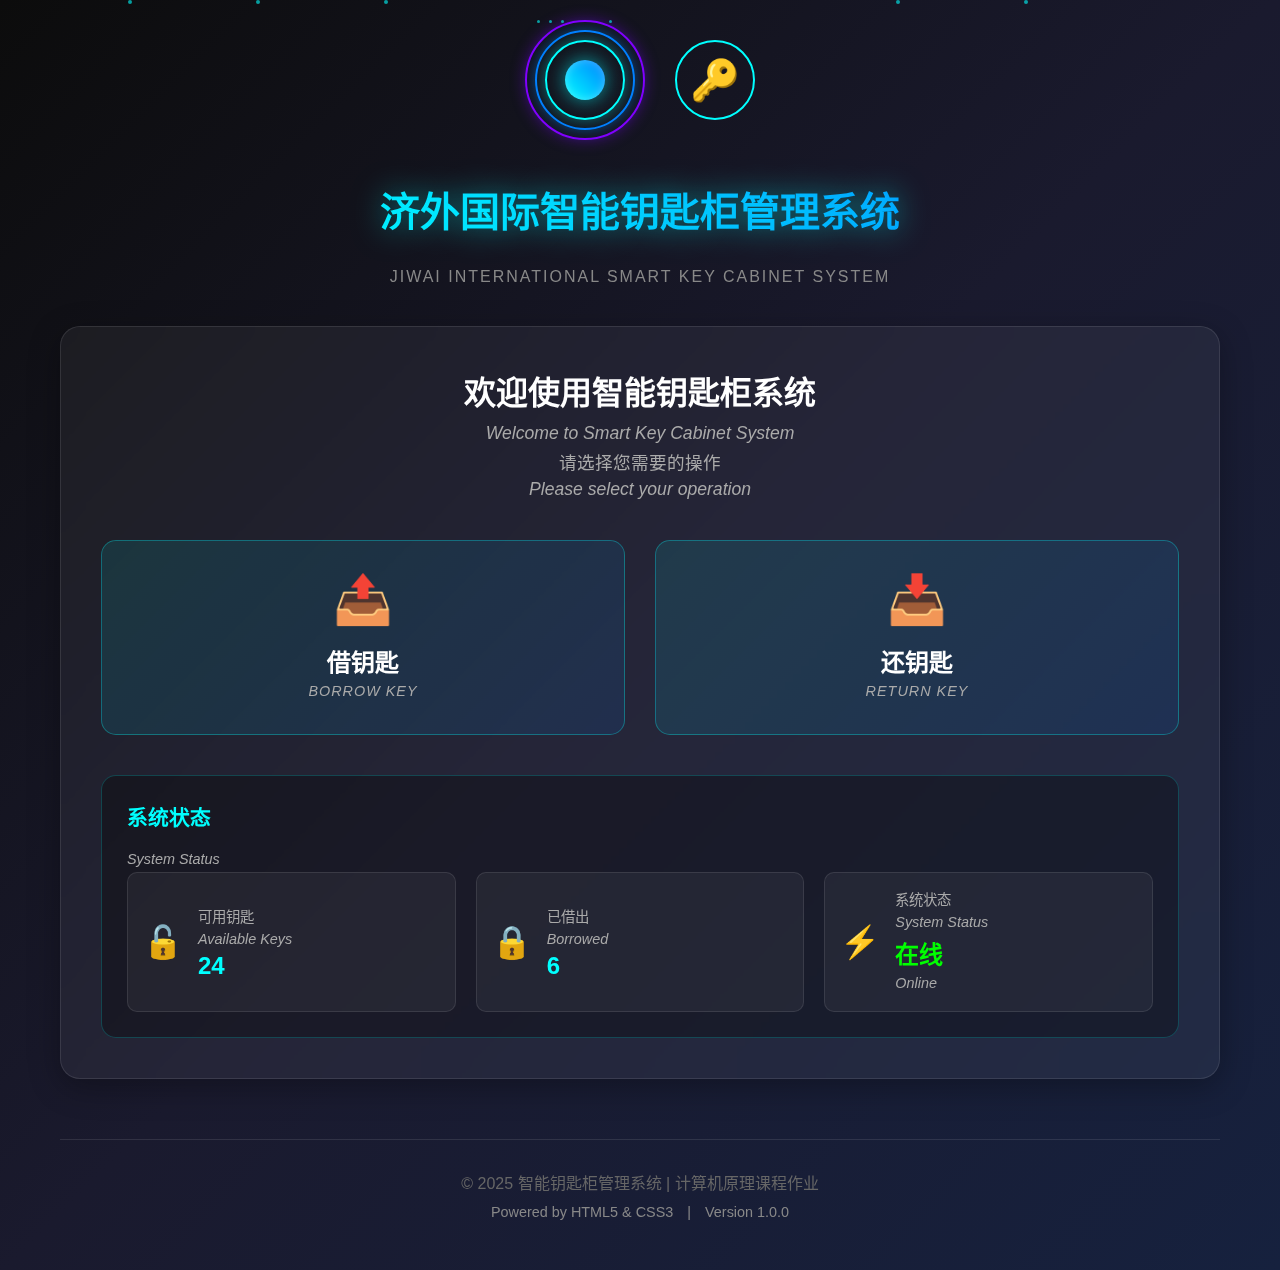
<file: index.html>
<!DOCTYPE html>
<html lang="zh-CN">
<head>
    <meta charset="UTF-8">
    <meta name="viewport" content="width=device-width, initial-scale=1.0">
    <title>济外国际智能钥匙柜管理系统</title>
    <link rel="stylesheet" href="styles.css">
</head>
<body>
    <div class="container">
        <!-- 头部区域 -->
        <header class="header">
            <div class="logo">
                <div class="logo-container">
                    <div class="space-station">
                        <div class="station-core"></div>
                        <div class="station-ring ring-1"></div>
                        <div class="station-ring ring-2"></div>
                        <div class="station-ring ring-3"></div>
                        <div class="energy-particles">
                            <div class="particle"></div>
                            <div class="particle"></div>
                            <div class="particle"></div>
                            <div class="particle"></div>
                        </div>
                    </div>
                    <div class="logo-icon">
                        <div class="key-icon">🔑</div>
                        <div class="pulse-ring"></div>
                    </div>
                </div>
                <h1>济外国际智能钥匙柜管理系统</h1>
                <p class="subtitle">Jiwai International Smart Key Cabinet System</p>
            </div>
        </header>

        <!-- 主要内容区域 -->
        <main class="main-content">
            <div class="welcome-section">
                <h2>欢迎使用智能钥匙柜系统</h2>
                <p class="bilingual-subtitle">Welcome to Smart Key Cabinet System</p>
                <p>请选择您需要的操作</p>
                <p class="bilingual-subtitle">Please select your operation</p>
            </div>

            <!-- 操作按钮区域 -->
            <div class="action-buttons">
                <div class="button-group">
                    <a href="borrow.html" class="action-btn borrow-btn">
                        <div class="btn-icon">📤</div>
                        <h3>借钥匙</h3>
                        <p class="bilingual-subtitle">Borrow Key</p>
                        <div class="btn-glow"></div>
                    </a>
                    
                    <a href="return.html" class="action-btn return-btn">
                        <div class="btn-icon">📥</div>
                        <h3>还钥匙</h3>
                        <p class="bilingual-subtitle">Return Key</p>
                        <div class="btn-glow"></div>
                    </a>
                </div>
            </div>

            <!-- 系统状态显示 -->
            <div class="status-panel">
                <h3>系统状态</h3>
                <p class="bilingual-subtitle">System Status</p>
                <div class="status-grid">
                    <div class="status-item">
                        <div class="status-icon">🔓</div>
                        <div class="status-info">
                            <span class="status-label">可用钥匙</span>
                            <span class="bilingual-subtitle">Available Keys</span>
                            <span class="status-value" id="available-keys">24</span>
                        </div>
                    </div>
                    <div class="status-item">
                        <div class="status-icon">🔒</div>
                        <div class="status-info">
                            <span class="status-label">已借出</span>
                            <span class="bilingual-subtitle">Borrowed</span>
                            <span class="status-value" id="borrowed-keys">6</span>
                        </div>
                    </div>
                    <div class="status-item">
                        <div class="status-icon">⚡</div>
                        <div class="status-info">
                            <span class="status-label">系统状态</span>
                            <span class="bilingual-subtitle">System Status</span>
                            <span class="status-value online">在线</span>
                            <span class="bilingual-subtitle">Online</span>
                        </div>
                    </div>
                </div>
            </div>
        </main>

        <!-- 底部信息 -->
        <footer class="footer">
            <div class="footer-content">
                <p>&copy; 2025 智能钥匙柜管理系统 | 计算机原理课程作业</p>
                <div class="tech-info">
                    <span>Powered by HTML5 & CSS3</span>
                    <span class="separator">|</span>
                    <span>Version 1.0.0</span>
                </div>
            </div>
        </footer>
    </div>

    <!-- 背景动画元素 -->
    <div class="bg-animation">
        <div class="particle"></div>
        <div class="particle"></div>
        <div class="particle"></div>
        <div class="particle"></div>
        <div class="particle"></div>
    </div>

    <script src="script.js"></script>
</body>
</html>
</file>
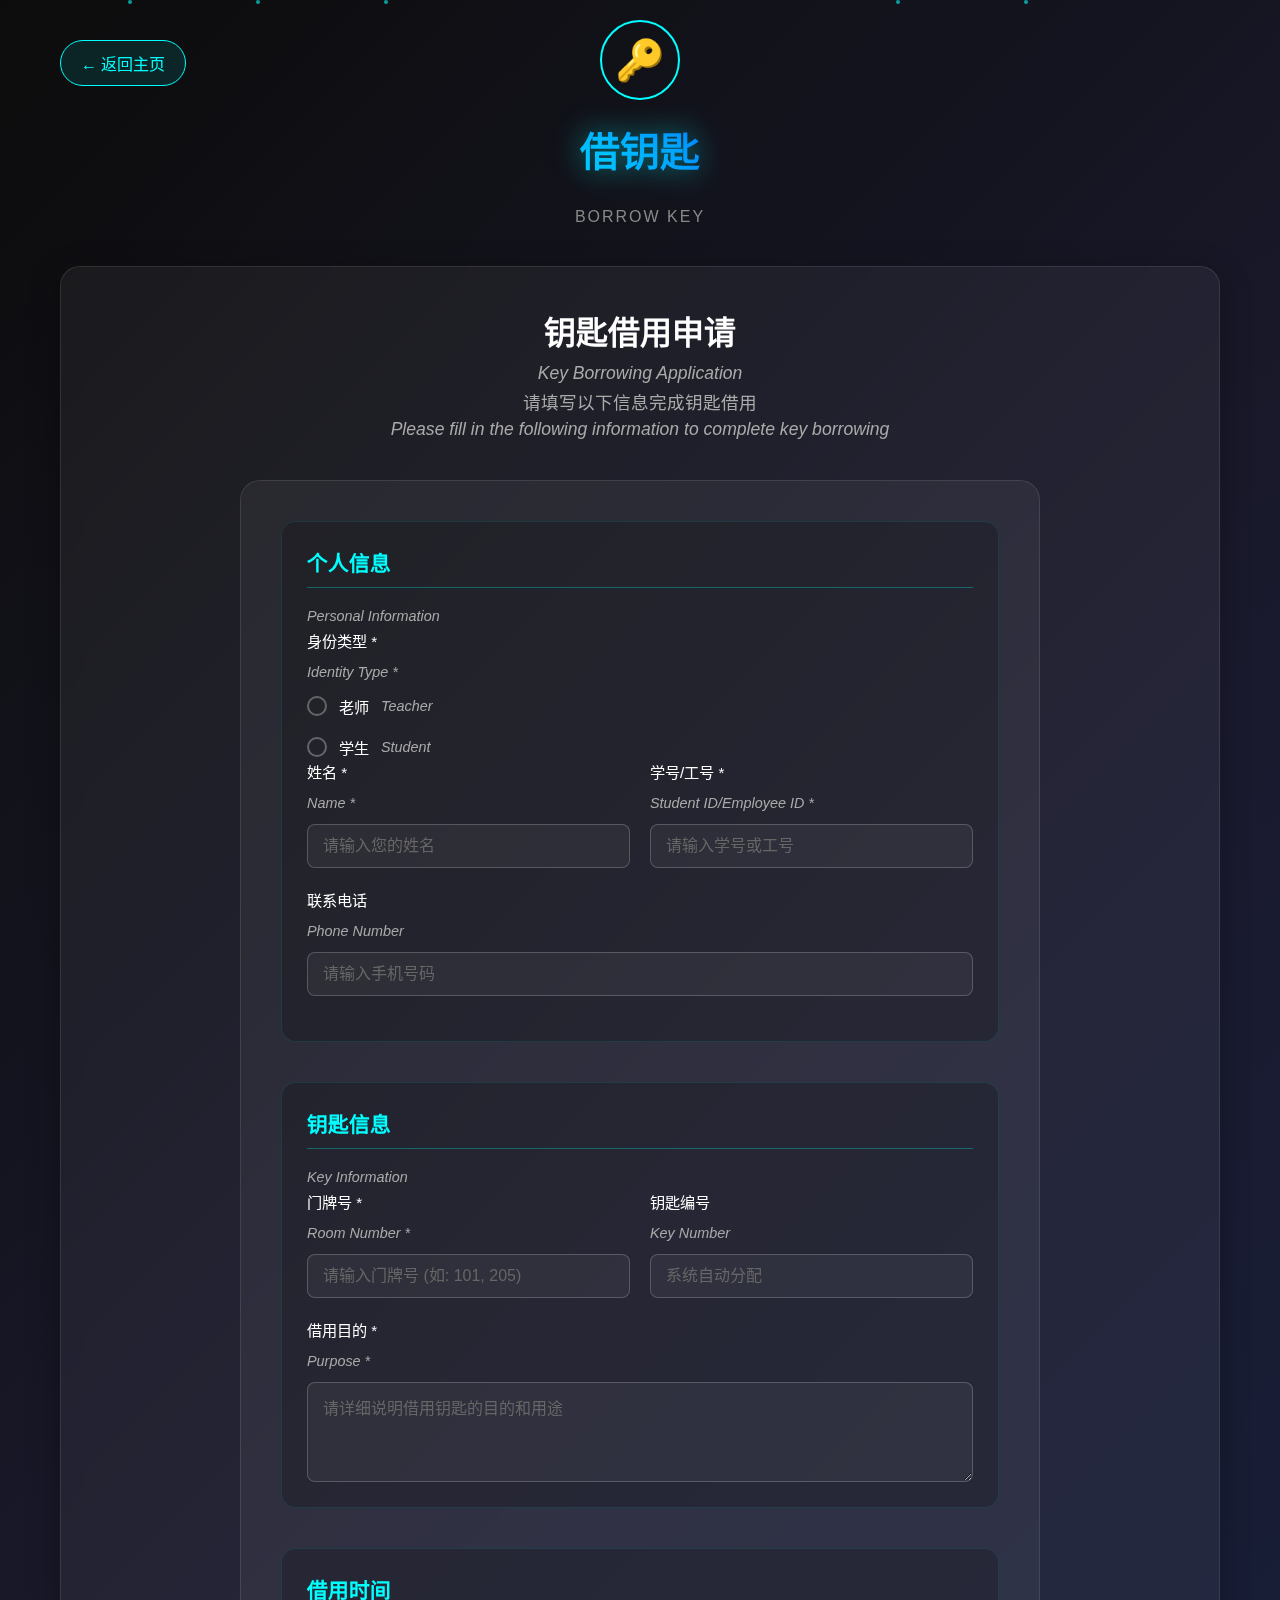
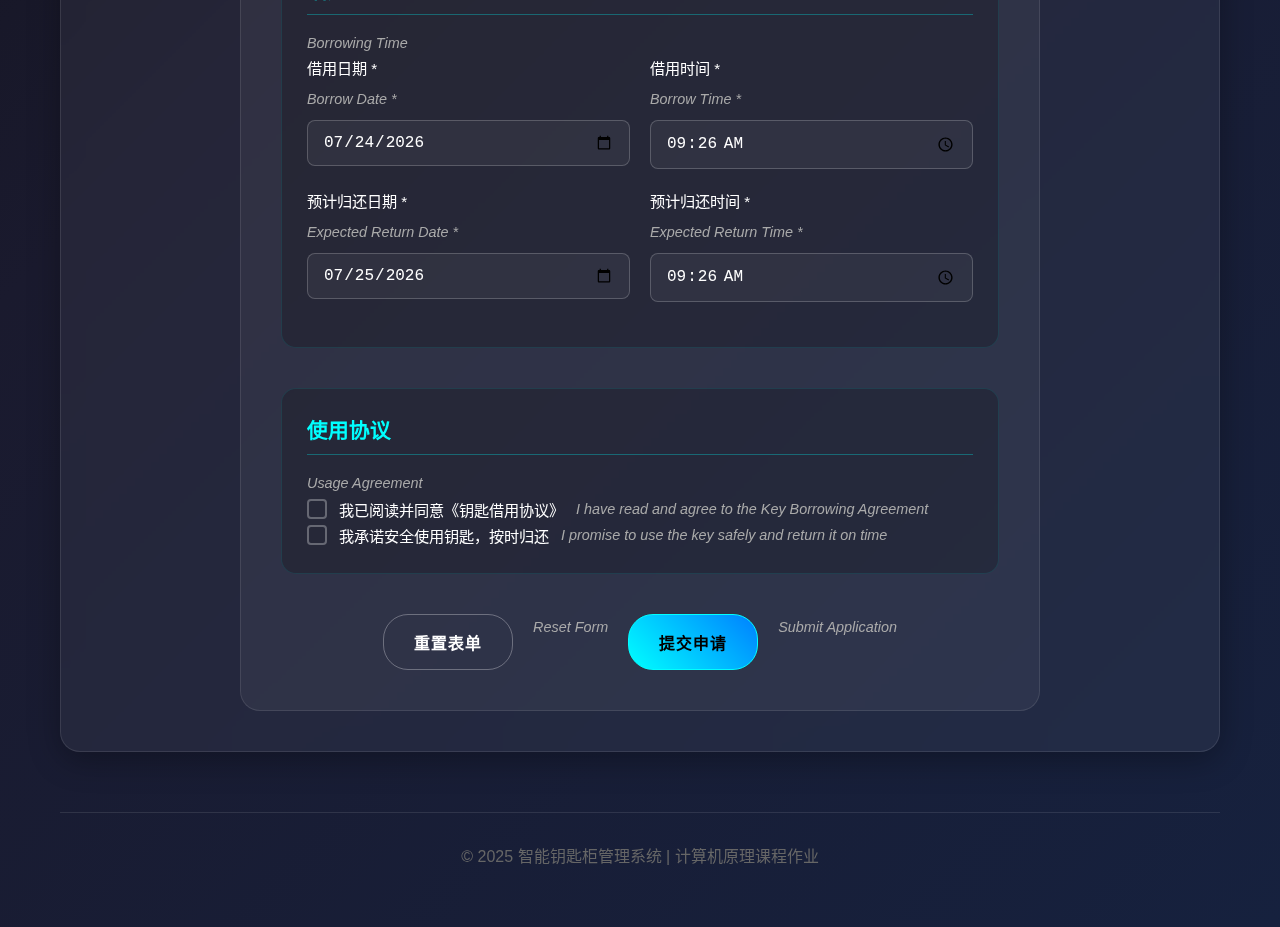
<file: borrow.html>
<!DOCTYPE html>
<html lang="zh-CN">
<head>
    <meta charset="UTF-8">
    <meta name="viewport" content="width=device-width, initial-scale=1.0">
    <title>借钥匙 - 济外国际智能钥匙柜管理系统</title>
    <link rel="stylesheet" href="styles.css">
</head>
<body>
    <div class="container">
        <!-- 头部区域 -->
        <header class="header">
            <div class="logo">
                <div class="logo-icon">
                    <div class="key-icon">🔑</div>
                    <div class="pulse-ring"></div>
                </div>
                <h1>借钥匙</h1>
                <p class="subtitle">Borrow Key</p>
            </div>
            <a href="index.html" class="back-btn">← 返回主页</a>
        </header>

        <!-- 主要内容区域 -->
        <main class="main-content">
            <div class="form-container">
                <div class="form-header">
                    <h2>钥匙借用申请</h2>
                    <p class="bilingual-subtitle">Key Borrowing Application</p>
                    <p>请填写以下信息完成钥匙借用</p>
                    <p class="bilingual-subtitle">Please fill in the following information to complete key borrowing</p>
                </div>

                <form class="borrow-form" id="borrowForm">
                    <!-- 个人信息部分 -->
                    <div class="form-section">
                        <h3>个人信息</h3>
                        <p class="bilingual-subtitle">Personal Information</p>
                        <div class="form-group">
                            <label>身份类型 *</label>
                            <p class="bilingual-subtitle">Identity Type *</p>
                            <div class="radio-group">
                                <label class="radio-label">
                                    <input type="radio" name="userType" value="teacher" required>
                                    <span class="radio-mark"></span>
                                    老师
                                    <span class="bilingual-subtitle">Teacher</span>
                                </label>
                                <label class="radio-label">
                                    <input type="radio" name="userType" value="student" required>
                                    <span class="radio-mark"></span>
                                    学生
                                    <span class="bilingual-subtitle">Student</span>
                                </label>
                            </div>
                        </div>
                        
                        <div class="form-row">
                            <div class="form-group">
                                <label for="name">姓名 *</label>
                                <p class="bilingual-subtitle">Name *</p>
                                <input type="text" id="name" name="name" required 
                                       placeholder="请输入您的姓名">
                            </div>
                            <div class="form-group">
                                <label for="studentId" id="idLabel">学号/工号 *</label>
                                <p class="bilingual-subtitle" id="idLabelEn">Student ID/Employee ID *</p>
                                <input type="text" id="studentId" name="studentId" required 
                                       placeholder="请输入学号或工号">
                            </div>
                        </div>
                        
                        <div class="form-row">
                            <div class="form-group" id="phoneGroup">
                                <label for="phone">联系电话</label>
                                <p class="bilingual-subtitle">Phone Number</p>
                                <input type="tel" id="phone" name="phone" 
                                       placeholder="请输入手机号码">
                            </div>
                        </div>
                    </div>

                    <!-- 钥匙信息部分 -->
                    <div class="form-section">
                        <h3>钥匙信息</h3>
                        <p class="bilingual-subtitle">Key Information</p>
                        <div class="form-row">
                            <div class="form-group">
                                <label for="roomNumber">门牌号 *</label>
                                <p class="bilingual-subtitle">Room Number *</p>
                                <input type="text" id="roomNumber" name="roomNumber" required 
                                       placeholder="请输入门牌号 (如: 101, 205)">
                            </div>
                            <div class="form-group">
                                <label for="keyNumber">钥匙编号</label>
                                <p class="bilingual-subtitle">Key Number</p>
                                <input type="text" id="keyNumber" name="keyNumber" 
                                       placeholder="系统自动分配" readonly>
                            </div>
                        </div>

                        <div class="form-group">
                            <label for="purpose">借用目的 *</label>
                            <p class="bilingual-subtitle">Purpose *</p>
                            <textarea id="purpose" name="purpose" required 
                                      placeholder="请详细说明借用钥匙的目的和用途"></textarea>
                        </div>
                    </div>

                    <!-- 时间信息部分 -->
                    <div class="form-section">
                        <h3>借用时间</h3>
                        <p class="bilingual-subtitle">Borrowing Time</p>
                        <div class="form-row">
                            <div class="form-group">
                                <label for="borrowDate">借用日期 *</label>
                                <p class="bilingual-subtitle">Borrow Date *</p>
                                <input type="date" id="borrowDate" name="borrowDate" required>
                            </div>
                            <div class="form-group">
                                <label for="borrowTime">借用时间 *</label>
                                <p class="bilingual-subtitle">Borrow Time *</p>
                                <input type="time" id="borrowTime" name="borrowTime" required>
                            </div>
                        </div>
                        
                        <div class="form-row">
                            <div class="form-group">
                                <label for="returnDate">预计归还日期 *</label>
                                <p class="bilingual-subtitle">Expected Return Date *</p>
                                <input type="date" id="returnDate" name="returnDate" required>
                            </div>
                            <div class="form-group">
                                <label for="returnTime">预计归还时间 *</label>
                                <p class="bilingual-subtitle">Expected Return Time *</p>
                                <input type="time" id="returnTime" name="returnTime" required>
                            </div>
                        </div>
                    </div>

                    <!-- 协议和确认部分 -->
                    <div class="form-section">
                        <h3>使用协议</h3>
                        <p class="bilingual-subtitle">Usage Agreement</p>
                        <div class="checkbox-group">
                            <label class="checkbox-label">
                                <input type="checkbox" id="agreeTerms" name="agreeTerms" required>
                                <span class="checkmark"></span>
                                我已阅读并同意《钥匙借用协议》
                                <p class="bilingual-subtitle">I have read and agree to the Key Borrowing Agreement</p>
                            </label>
                        </div>
                        
                        <div class="checkbox-group">
                            <label class="checkbox-label">
                                <input type="checkbox" id="agreeSafety" name="agreeSafety" required>
                                <span class="checkmark"></span>
                                我承诺安全使用钥匙，按时归还
                                <p class="bilingual-subtitle">I promise to use the key safely and return it on time</p>
                            </label>
                        </div>
                    </div>

                    <!-- 提交按钮 -->
                    <div class="form-actions">
                        <button type="button" class="btn btn-secondary" onclick="resetForm()">重置表单</button>
                        <p class="bilingual-subtitle">Reset Form</p>
                        <button type="submit" class="btn btn-primary">提交申请</button>
                        <p class="bilingual-subtitle">Submit Application</p>
                    </div>
                </form>
            </div>
        </main>

        <!-- 底部信息 -->
        <footer class="footer">
            <div class="footer-content">
                <p>&copy; 2025 智能钥匙柜管理系统 | 计算机原理课程作业</p>
            </div>
        </footer>
    </div>

    <!-- 背景动画元素 -->
    <div class="bg-animation">
        <div class="particle"></div>
        <div class="particle"></div>
        <div class="particle"></div>
        <div class="particle"></div>
        <div class="particle"></div>
    </div>

    <script src="script.js"></script>
</body>
</html>
</file>
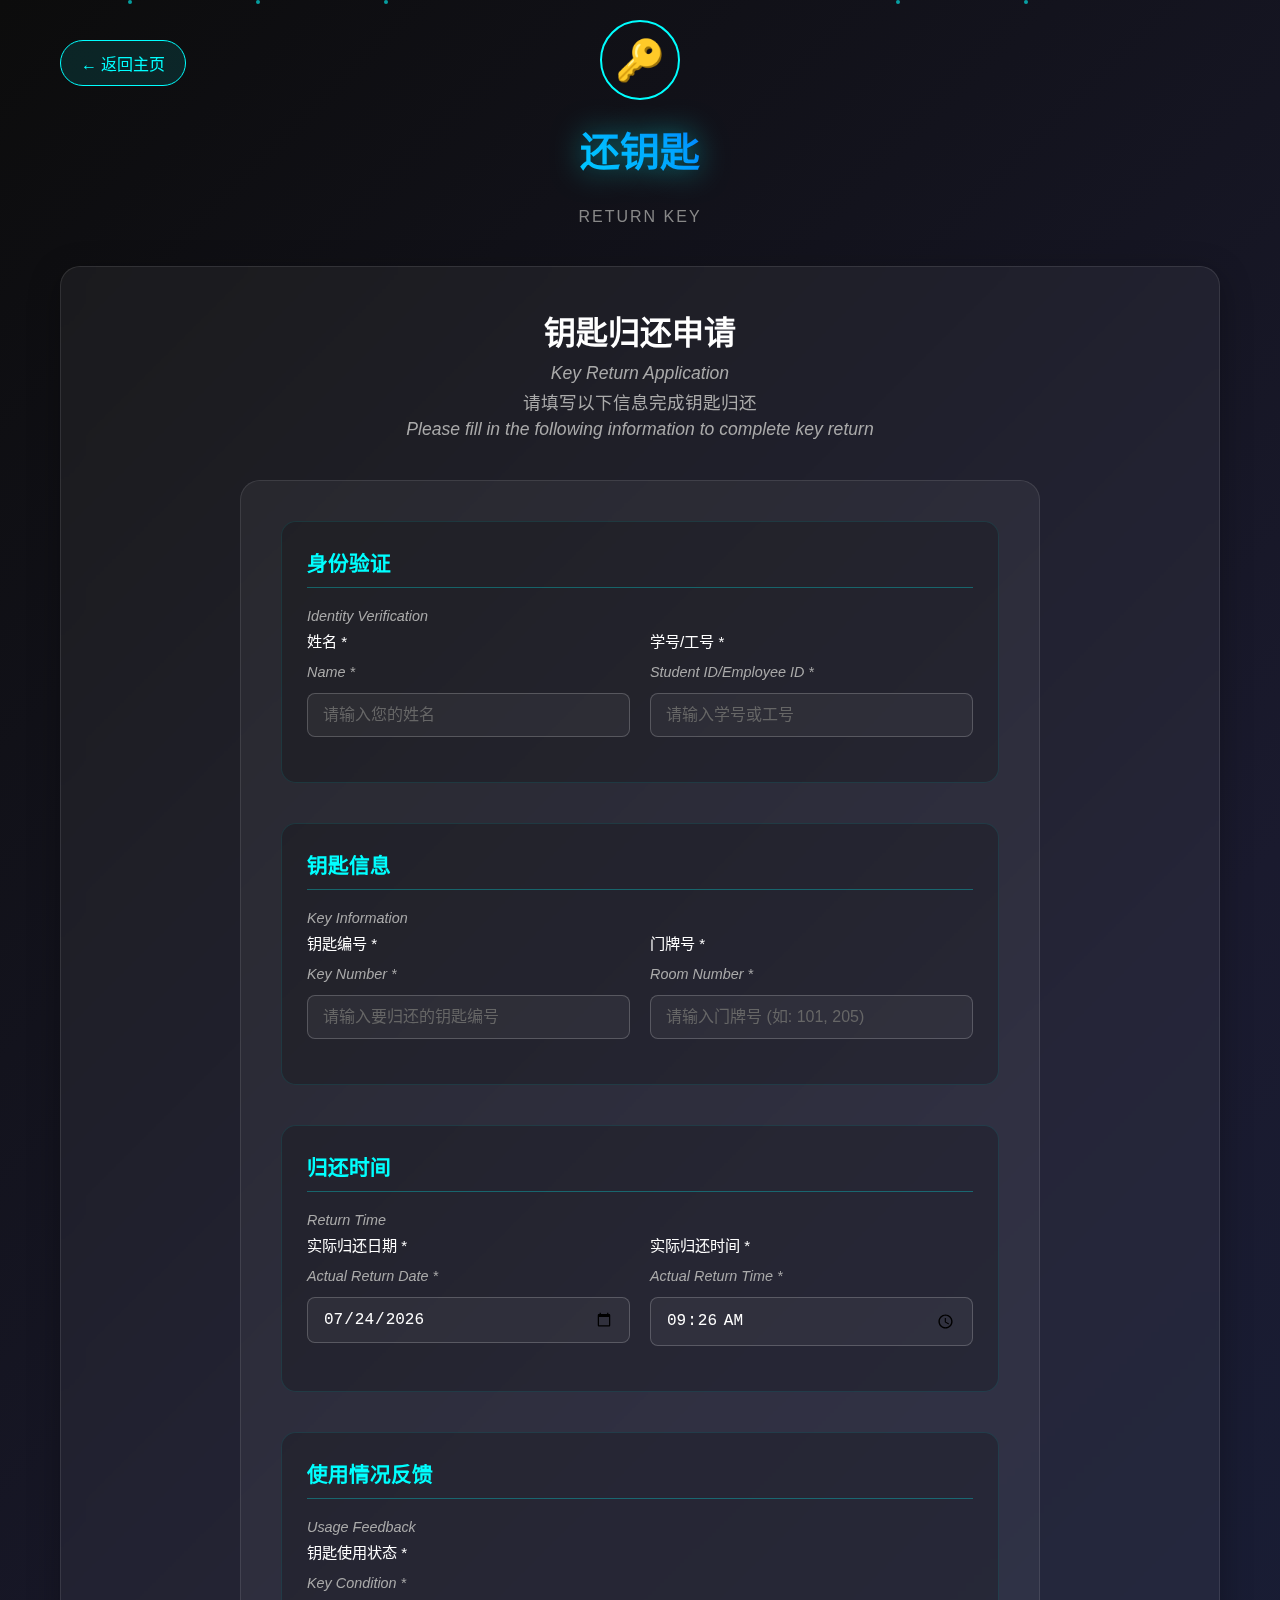
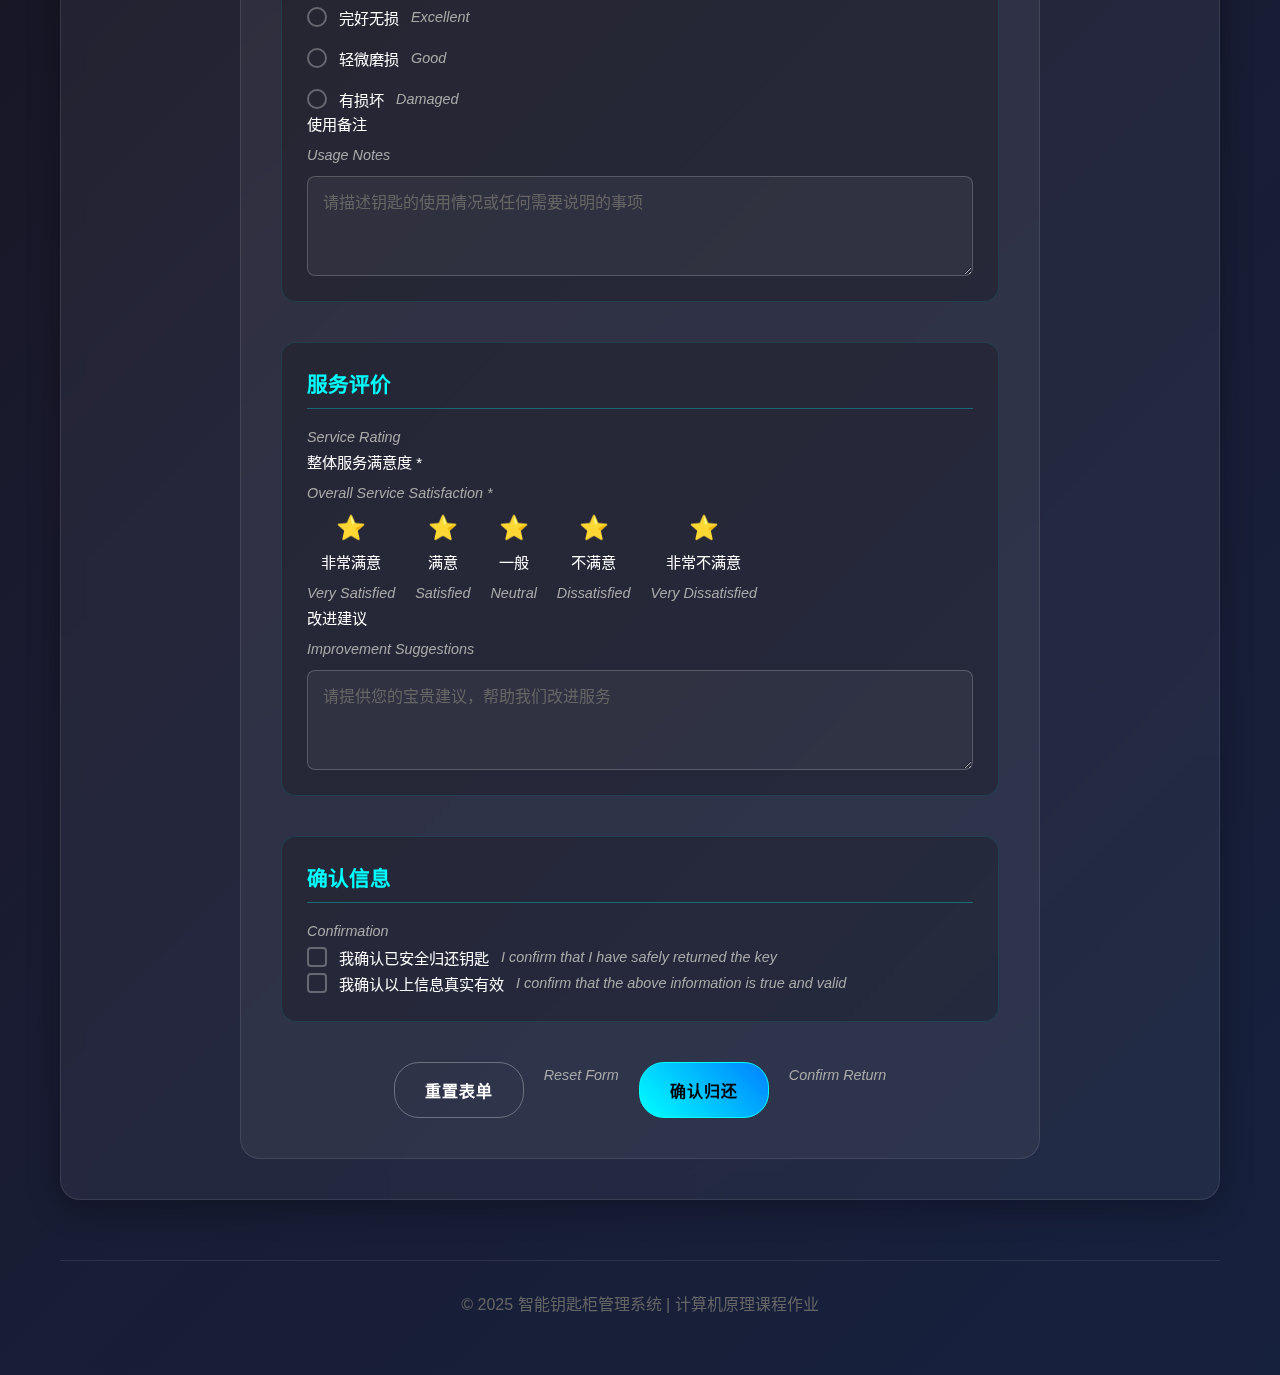
<file: return.html>
<!DOCTYPE html>
<html lang="zh-CN">
<head>
    <meta charset="UTF-8">
    <meta name="viewport" content="width=device-width, initial-scale=1.0">
    <title>还钥匙 - 济外国际智能钥匙柜管理系统</title>
    <link rel="stylesheet" href="styles.css">
</head>
<body>
    <div class="container">
        <!-- 头部区域 -->
        <header class="header">
            <div class="logo">
                <div class="logo-icon">
                    <div class="key-icon">🔑</div>
                    <div class="pulse-ring"></div>
                </div>
                <h1>还钥匙</h1>
                <p class="subtitle">Return Key</p>
            </div>
            <a href="index.html" class="back-btn">← 返回主页</a>
        </header>

        <!-- 主要内容区域 -->
        <main class="main-content">
            <div class="form-container">
                <div class="form-header">
                    <h2>钥匙归还申请</h2>
                    <p class="bilingual-subtitle">Key Return Application</p>
                    <p>请填写以下信息完成钥匙归还</p>
                    <p class="bilingual-subtitle">Please fill in the following information to complete key return</p>
                </div>

                <form class="return-form" id="returnForm">
                    <!-- 身份验证部分 -->
                    <div class="form-section">
                        <h3>身份验证</h3>
                        <p class="bilingual-subtitle">Identity Verification</p>
                        <div class="form-row">
                            <div class="form-group">
                                <label for="returnName">姓名 *</label>
                                <p class="bilingual-subtitle">Name *</p>
                                <input type="text" id="returnName" name="returnName" required 
                                       placeholder="请输入您的姓名">
                            </div>
                            <div class="form-group">
                                <label for="returnStudentId">学号/工号 *</label>
                                <p class="bilingual-subtitle">Student ID/Employee ID *</p>
                                <input type="text" id="returnStudentId" name="returnStudentId" required 
                                       placeholder="请输入学号或工号">
                            </div>
                        </div>
                    </div>

                    <!-- 钥匙信息部分 -->
                    <div class="form-section">
                        <h3>钥匙信息</h3>
                        <p class="bilingual-subtitle">Key Information</p>
                        <div class="form-row">
                            <div class="form-group">
                                <label for="returnKeyNumber">钥匙编号 *</label>
                                <p class="bilingual-subtitle">Key Number *</p>
                                <input type="text" id="returnKeyNumber" name="returnKeyNumber" required 
                                       placeholder="请输入要归还的钥匙编号">
                            </div>
                            <div class="form-group">
                                <label for="returnRoomNumber">门牌号 *</label>
                                <p class="bilingual-subtitle">Room Number *</p>
                                <input type="text" id="returnRoomNumber" name="returnRoomNumber" required 
                                       placeholder="请输入门牌号 (如: 101, 205)">
                            </div>
                        </div>
                    </div>

                    <!-- 归还时间部分 -->
                    <div class="form-section">
                        <h3>归还时间</h3>
                        <p class="bilingual-subtitle">Return Time</p>
                        <div class="form-row">
                            <div class="form-group">
                                <label for="actualReturnDate">实际归还日期 *</label>
                                <p class="bilingual-subtitle">Actual Return Date *</p>
                                <input type="date" id="actualReturnDate" name="actualReturnDate" required>
                            </div>
                            <div class="form-group">
                                <label for="actualReturnTime">实际归还时间 *</label>
                                <p class="bilingual-subtitle">Actual Return Time *</p>
                                <input type="time" id="actualReturnTime" name="actualReturnTime" required>
                            </div>
                        </div>
                    </div>

                    <!-- 使用情况反馈 -->
                    <div class="form-section">
                        <h3>使用情况反馈</h3>
                        <p class="bilingual-subtitle">Usage Feedback</p>
                        <div class="form-group">
                            <label>钥匙使用状态 *</label>
                            <p class="bilingual-subtitle">Key Condition *</p>
                            <div class="radio-group">
                                <label class="radio-label">
                                    <input type="radio" name="keyCondition" value="excellent" required>
                                    <span class="radio-mark"></span>
                                    完好无损
                                    <p class="bilingual-subtitle">Excellent</p>
                                </label>
                                <label class="radio-label">
                                    <input type="radio" name="keyCondition" value="good" required>
                                    <span class="radio-mark"></span>
                                    轻微磨损
                                    <p class="bilingual-subtitle">Good</p>
                                </label>
                                <label class="radio-label">
                                    <input type="radio" name="keyCondition" value="damaged" required>
                                    <span class="radio-mark"></span>
                                    有损坏
                                    <p class="bilingual-subtitle">Damaged</p>
                                </label>
                            </div>
                        </div>

                        <div class="form-group">
                            <label for="usageNotes">使用备注</label>
                            <p class="bilingual-subtitle">Usage Notes</p>
                            <textarea id="usageNotes" name="usageNotes" 
                                      placeholder="请描述钥匙的使用情况或任何需要说明的事项"></textarea>
                        </div>
                    </div>

                    <!-- 满意度调查 -->
                    <div class="form-section">
                        <h3>服务评价</h3>
                        <p class="bilingual-subtitle">Service Rating</p>
                        <div class="form-group">
                            <label>整体服务满意度 *</label>
                            <p class="bilingual-subtitle">Overall Service Satisfaction *</p>
                            <div class="rating-group">
                                <label class="rating-label">
                                    <input type="radio" name="satisfaction" value="5" required>
                                    <span class="star">⭐</span>
                                    非常满意
                                    <p class="bilingual-subtitle">Very Satisfied</p>
                                </label>
                                <label class="rating-label">
                                    <input type="radio" name="satisfaction" value="4" required>
                                    <span class="star">⭐</span>
                                    满意
                                    <p class="bilingual-subtitle">Satisfied</p>
                                </label>
                                <label class="rating-label">
                                    <input type="radio" name="satisfaction" value="3" required>
                                    <span class="star">⭐</span>
                                    一般
                                    <p class="bilingual-subtitle">Neutral</p>
                                </label>
                                <label class="rating-label">
                                    <input type="radio" name="satisfaction" value="2" required>
                                    <span class="star">⭐</span>
                                    不满意
                                    <p class="bilingual-subtitle">Dissatisfied</p>
                                </label>
                                <label class="rating-label">
                                    <input type="radio" name="satisfaction" value="1" required>
                                    <span class="star">⭐</span>
                                    非常不满意
                                    <p class="bilingual-subtitle">Very Dissatisfied</p>
                                </label>
                            </div>
                        </div>

                        <div class="form-group">
                            <label for="suggestions">改进建议</label>
                            <p class="bilingual-subtitle">Improvement Suggestions</p>
                            <textarea id="suggestions" name="suggestions" 
                                      placeholder="请提供您的宝贵建议，帮助我们改进服务"></textarea>
                        </div>
                    </div>

                    <!-- 确认信息 -->
                    <div class="form-section">
                        <h3>确认信息</h3>
                        <p class="bilingual-subtitle">Confirmation</p>
                        <div class="checkbox-group">
                            <label class="checkbox-label">
                                <input type="checkbox" id="confirmReturn" name="confirmReturn" required>
                                <span class="checkmark"></span>
                                我确认已安全归还钥匙
                                <p class="bilingual-subtitle">I confirm that I have safely returned the key</p>
                            </label>
                        </div>
                        
                        <div class="checkbox-group">
                            <label class="checkbox-label">
                                <input type="checkbox" id="confirmInfo" name="confirmInfo" required>
                                <span class="checkmark"></span>
                                我确认以上信息真实有效
                                <p class="bilingual-subtitle">I confirm that the above information is true and valid</p>
                            </label>
                        </div>
                    </div>

                    <!-- 提交按钮 -->
                    <div class="form-actions">
                        <button type="button" class="btn btn-secondary" onclick="resetForm()">重置表单</button>
                        <p class="bilingual-subtitle">Reset Form</p>
                        <button type="submit" class="btn btn-primary">确认归还</button>
                        <p class="bilingual-subtitle">Confirm Return</p>
                    </div>
                </form>
            </div>
        </main>

        <!-- 底部信息 -->
        <footer class="footer">
            <div class="footer-content">
                <p>&copy; 2025 智能钥匙柜管理系统 | 计算机原理课程作业</p>
            </div>
        </footer>
    </div>

    <!-- 背景动画元素 -->
    <div class="bg-animation">
        <div class="particle"></div>
        <div class="particle"></div>
        <div class="particle"></div>
        <div class="particle"></div>
        <div class="particle"></div>
    </div>

    <script src="script.js"></script>
</body>
</html>
</file>
<file: styles.css>
/* 全局样式重置和基础设置 */
* {
    margin: 0;
    padding: 0;
    box-sizing: border-box;
}

body {
    font-family: 'Segoe UI', Tahoma, Geneva, Verdana, sans-serif;
    background: linear-gradient(135deg, #0c0c0c 0%, #1a1a2e 50%, #16213e 100%);
    color: #ffffff;
    min-height: 100vh;
    overflow-x: hidden;
    position: relative;
}

/* 背景动画粒子 */
.bg-animation {
    position: fixed;
    top: 0;
    left: 0;
    width: 100%;
    height: 100%;
    pointer-events: none;
    z-index: -1;
}

.particle {
    position: absolute;
    width: 4px;
    height: 4px;
    background: #00ffff;
    border-radius: 50%;
    animation: float 6s infinite linear;
    opacity: 0.6;
}

.particle:nth-child(1) {
    left: 10%;
    animation-delay: 0s;
    animation-duration: 8s;
}

.particle:nth-child(2) {
    left: 20%;
    animation-delay: 2s;
    animation-duration: 6s;
}

.particle:nth-child(3) {
    left: 30%;
    animation-delay: 4s;
    animation-duration: 7s;
}

.particle:nth-child(4) {
    left: 70%;
    animation-delay: 1s;
    animation-duration: 9s;
}

.particle:nth-child(5) {
    left: 80%;
    animation-delay: 3s;
    animation-duration: 5s;
}

@keyframes float {
    0% {
        transform: translateY(100vh) rotate(0deg);
        opacity: 0;
    }
    10% {
        opacity: 0.6;
    }
    90% {
        opacity: 0.6;
    }
    100% {
        transform: translateY(-100px) rotate(360deg);
        opacity: 0;
    }
}

/* 主容器 */
.container {
    max-width: 1200px;
    margin: 0 auto;
    padding: 20px;
    position: relative;
    z-index: 1;
}

/* 头部样式 */
.header {
    text-align: center;
    margin-bottom: 40px;
    position: relative;
}

.logo {
    display: flex;
    flex-direction: column;
    align-items: center;
    gap: 20px;
}

/* 太空站Logo样式 */
.logo-container {
    display: flex;
    align-items: center;
    gap: 30px;
    margin-bottom: 20px;
}

.space-station {
    position: relative;
    width: 120px;
    height: 120px;
    display: flex;
    align-items: center;
    justify-content: center;
}

.station-core {
    width: 40px;
    height: 40px;
    background: linear-gradient(45deg, #00ffff, #0080ff);
    border-radius: 50%;
    position: relative;
    z-index: 3;
    animation: corePulse 2s ease-in-out infinite;
    box-shadow: 
        0 0 20px rgba(0, 255, 255, 0.6),
        inset 0 0 10px rgba(255, 255, 255, 0.3);
}

.station-ring {
    position: absolute;
    border: 2px solid;
    border-radius: 50%;
    animation: ringRotate 10s linear infinite;
}

.ring-1 {
    width: 80px;
    height: 80px;
    border-color: #00ffff;
    animation-duration: 8s;
    box-shadow: 0 0 15px rgba(0, 255, 255, 0.4);
}

.ring-2 {
    width: 100px;
    height: 100px;
    border-color: #0080ff;
    animation-duration: 12s;
    animation-direction: reverse;
    box-shadow: 0 0 15px rgba(0, 128, 255, 0.4);
}

.ring-3 {
    width: 120px;
    height: 120px;
    border-color: #8000ff;
    animation-duration: 15s;
    box-shadow: 0 0 15px rgba(128, 0, 255, 0.4);
}

.energy-particles {
    position: absolute;
    width: 100%;
    height: 100%;
    pointer-events: none;
}

.energy-particles .particle {
    position: absolute;
    width: 3px;
    height: 3px;
    background: #00ffff;
    border-radius: 50%;
    animation: particleOrbit 4s linear infinite;
}

.energy-particles .particle:nth-child(1) {
    animation-delay: 0s;
    animation-duration: 3s;
}

.energy-particles .particle:nth-child(2) {
    animation-delay: 1s;
    animation-duration: 4s;
}

.energy-particles .particle:nth-child(3) {
    animation-delay: 2s;
    animation-duration: 5s;
}

.energy-particles .particle:nth-child(4) {
    animation-delay: 3s;
    animation-duration: 6s;
}

@keyframes corePulse {
    0%, 100% { 
        transform: scale(1);
        box-shadow: 
            0 0 20px rgba(0, 255, 255, 0.6),
            inset 0 0 10px rgba(255, 255, 255, 0.3);
    }
    50% { 
        transform: scale(1.1);
        box-shadow: 
            0 0 30px rgba(0, 255, 255, 0.8),
            inset 0 0 15px rgba(255, 255, 255, 0.5);
    }
}

@keyframes ringRotate {
    0% { transform: rotate(0deg); }
    100% { transform: rotate(360deg); }
}

@keyframes particleOrbit {
    0% { 
        transform: rotate(0deg) translateX(50px) rotate(0deg);
        opacity: 1;
    }
    50% { 
        opacity: 0.5;
    }
    100% { 
        transform: rotate(360deg) translateX(50px) rotate(-360deg);
        opacity: 1;
    }
}

.logo-icon {
    position: relative;
    width: 80px;
    height: 80px;
    display: flex;
    align-items: center;
    justify-content: center;
}

.key-icon {
    font-size: 40px;
    z-index: 2;
    position: relative;
}

.pulse-ring {
    position: absolute;
    width: 100%;
    height: 100%;
    border: 2px solid #00ffff;
    border-radius: 50%;
    animation: pulse 2s infinite;
}

@keyframes pulse {
    0% {
        transform: scale(0.8);
        opacity: 1;
    }
    100% {
        transform: scale(1.2);
        opacity: 0;
    }
}

.header h1 {
    font-size: 2.5rem;
    background: linear-gradient(45deg, #00ffff, #0080ff, #8000ff);
    background-size: 300% 300%;
    -webkit-background-clip: text;
    -webkit-text-fill-color: transparent;
    background-clip: text;
    animation: gradientShift 4s ease-in-out infinite;
    margin-bottom: 10px;
    text-shadow: 0 0 30px rgba(0, 255, 255, 0.5);
}

@keyframes gradientShift {
    0%, 100% {
        background-position: 0% 50%;
    }
    50% {
        background-position: 100% 50%;
    }
}

.subtitle {
    color: #888;
    font-size: 1rem;
    text-transform: uppercase;
    letter-spacing: 2px;
}

/* 双语样式 */
.bilingual-subtitle {
    color: #aaa;
    font-size: 0.9rem;
    margin: 5px 0;
    font-style: italic;
}

.back-btn {
    position: absolute;
    top: 20px;
    left: 0;
    color: #00ffff;
    text-decoration: none;
    padding: 10px 20px;
    border: 1px solid #00ffff;
    border-radius: 25px;
    transition: all 0.3s ease;
    background: rgba(0, 255, 255, 0.1);
}

.back-btn:hover {
    background: #00ffff;
    color: #000;
    transform: translateX(-5px);
}

/* 主要内容区域 */
.main-content {
    background: rgba(255, 255, 255, 0.05);
    backdrop-filter: blur(10px);
    border-radius: 20px;
    padding: 40px;
    border: 1px solid rgba(255, 255, 255, 0.1);
    box-shadow: 0 8px 32px rgba(0, 0, 0, 0.3);
}

.welcome-section {
    text-align: center;
    margin-bottom: 40px;
}

.welcome-section h2 {
    font-size: 2rem;
    margin-bottom: 10px;
    color: #ffffff;
}

.welcome-section p {
    color: #aaa;
    font-size: 1.1rem;
}

/* 操作按钮区域 */
.action-buttons {
    margin-bottom: 40px;
}

.button-group {
    display: grid;
    grid-template-columns: repeat(auto-fit, minmax(300px, 1fr));
    gap: 30px;
    margin-bottom: 40px;
}

.action-btn {
    display: block;
    text-decoration: none;
    background: linear-gradient(135deg, rgba(0, 255, 255, 0.1), rgba(0, 128, 255, 0.1));
    border: 1px solid rgba(0, 255, 255, 0.3);
    border-radius: 15px;
    padding: 30px;
    text-align: center;
    transition: all 0.3s ease;
    position: relative;
    overflow: hidden;
}

.action-btn:hover {
    transform: translateY(-5px);
    box-shadow: 0 15px 35px rgba(0, 255, 255, 0.4);
    border-color: #00ffff;
}

.btn-icon {
    font-size: 3rem;
    margin-bottom: 15px;
    display: block;
}

.action-btn h3 {
    font-size: 1.5rem;
    margin-bottom: 5px;
    color: #ffffff;
}

.action-btn p {
    color: #aaa;
    font-size: 0.9rem;
    text-transform: uppercase;
    letter-spacing: 1px;
}

.btn-glow {
    position: absolute;
    top: 0;
    left: -100%;
    width: 100%;
    height: 100%;
    background: linear-gradient(90deg, transparent, rgba(255, 255, 255, 0.2), transparent);
    transition: left 0.5s ease;
}

.action-btn:hover .btn-glow {
    left: 100%;
}

/* 状态面板 */
.status-panel {
    background: rgba(0, 0, 0, 0.3);
    border-radius: 15px;
    padding: 25px;
    border: 1px solid rgba(0, 255, 255, 0.2);
}

.status-panel h3 {
    margin-bottom: 20px;
    color: #00ffff;
    font-size: 1.3rem;
}

.status-grid {
    display: grid;
    grid-template-columns: repeat(auto-fit, minmax(200px, 1fr));
    gap: 20px;
}

.status-item {
    display: flex;
    align-items: center;
    gap: 15px;
    padding: 15px;
    background: rgba(255, 255, 255, 0.05);
    border-radius: 10px;
    border: 1px solid rgba(255, 255, 255, 0.1);
}

.status-icon {
    font-size: 2rem;
}

.status-info {
    display: flex;
    flex-direction: column;
}

.status-label {
    color: #aaa;
    font-size: 0.9rem;
}

.status-value {
    color: #00ffff;
    font-size: 1.5rem;
    font-weight: bold;
}

.status-value.online {
    color: #00ff00;
}

/* 表单样式 */
.form-container {
    max-width: 800px;
    margin: 0 auto;
}

.form-header {
    text-align: center;
    margin-bottom: 40px;
}

.form-header h2 {
    font-size: 2rem;
    margin-bottom: 10px;
    color: #ffffff;
}

.form-header p {
    color: #aaa;
    font-size: 1.1rem;
}

.borrow-form, .return-form {
    background: rgba(255, 255, 255, 0.05);
    border-radius: 20px;
    padding: 40px;
    border: 1px solid rgba(255, 255, 255, 0.1);
}

.form-section {
    margin-bottom: 40px;
    padding: 25px;
    background: rgba(0, 0, 0, 0.2);
    border-radius: 15px;
    border: 1px solid rgba(0, 255, 255, 0.1);
}

.form-section h3 {
    color: #00ffff;
    margin-bottom: 20px;
    font-size: 1.3rem;
    border-bottom: 1px solid rgba(0, 255, 255, 0.3);
    padding-bottom: 10px;
}

.form-row {
    display: grid;
    grid-template-columns: repeat(auto-fit, minmax(300px, 1fr));
    gap: 20px;
    margin-bottom: 20px;
}

.form-group {
    display: flex;
    flex-direction: column;
    gap: 8px;
}

.form-group label {
    color: #ffffff;
    font-weight: 500;
    font-size: 0.95rem;
}

.form-group input,
.form-group select,
.form-group textarea {
    padding: 12px 15px;
    border: 1px solid rgba(255, 255, 255, 0.2);
    border-radius: 8px;
    background: rgba(255, 255, 255, 0.05);
    color: #ffffff;
    font-size: 1rem;
    transition: all 0.3s ease;
}

.form-group input:focus,
.form-group select:focus,
.form-group textarea:focus {
    outline: none;
    border-color: #00ffff;
    box-shadow: 0 0 10px rgba(0, 255, 255, 0.3);
    background: rgba(255, 255, 255, 0.1);
}

.form-group input::placeholder,
.form-group textarea::placeholder {
    color: #666;
}

.form-group textarea {
    resize: vertical;
    min-height: 100px;
}

/* 复选框和单选框样式 */
.checkbox-group, .radio-group, .rating-group {
    display: flex;
    flex-direction: column;
    gap: 15px;
}

.checkbox-label, .radio-label, .rating-label {
    display: flex;
    align-items: center;
    gap: 12px;
    cursor: pointer;
    color: #ffffff;
    font-size: 0.95rem;
}

.checkbox-label input[type="checkbox"],
.radio-label input[type="radio"],
.rating-label input[type="radio"] {
    display: none;
}

.checkmark, .radio-mark {
    width: 20px;
    height: 20px;
    border: 2px solid rgba(255, 255, 255, 0.3);
    border-radius: 4px;
    position: relative;
    transition: all 0.3s ease;
}

.radio-mark {
    border-radius: 50%;
}

.checkbox-label input[type="checkbox"]:checked + .checkmark {
    background: #00ffff;
    border-color: #00ffff;
}

.checkbox-label input[type="checkbox"]:checked + .checkmark::after {
    content: '✓';
    position: absolute;
    top: 50%;
    left: 50%;
    transform: translate(-50%, -50%);
    color: #000;
    font-weight: bold;
}

.radio-label input[type="radio"]:checked + .radio-mark {
    background: #00ffff;
    border-color: #00ffff;
}

.radio-label input[type="radio"]:checked + .radio-mark::after {
    content: '';
    position: absolute;
    top: 50%;
    left: 50%;
    transform: translate(-50%, -50%);
    width: 8px;
    height: 8px;
    background: #000;
    border-radius: 50%;
}

.rating-group {
    display: flex;
    flex-direction: row;
    flex-wrap: wrap;
    gap: 20px;
}

.rating-label {
    flex-direction: column;
    text-align: center;
    gap: 8px;
}

.star {
    font-size: 1.5rem;
    transition: all 0.3s ease;
}

.rating-label input[type="radio"]:checked + .star {
    color: #ffd700;
    transform: scale(1.2);
}

/* 按钮样式 */
.form-actions {
    display: flex;
    gap: 20px;
    justify-content: center;
    margin-top: 40px;
}

.btn {
    padding: 15px 30px;
    border: none;
    border-radius: 25px;
    font-size: 1rem;
    font-weight: 600;
    cursor: pointer;
    transition: all 0.3s ease;
    text-transform: uppercase;
    letter-spacing: 1px;
}

.btn-primary {
    background: linear-gradient(45deg, #00ffff, #0080ff);
    color: #000;
    border: 1px solid #00ffff;
}

.btn-primary:hover {
    background: linear-gradient(45deg, #0080ff, #00ffff);
    transform: translateY(-2px);
    box-shadow: 0 10px 25px rgba(0, 255, 255, 0.4);
}

.btn-secondary {
    background: transparent;
    color: #ffffff;
    border: 1px solid rgba(255, 255, 255, 0.3);
}

.btn-secondary:hover {
    background: rgba(255, 255, 255, 0.1);
    border-color: #ffffff;
    transform: translateY(-2px);
}

/* 底部样式 */
.footer {
    margin-top: 60px;
    text-align: center;
    padding: 30px 0;
    border-top: 1px solid rgba(255, 255, 255, 0.1);
}

.footer-content p {
    color: #666;
    margin-bottom: 10px;
}

.tech-info {
    color: #888;
    font-size: 0.9rem;
}

.separator {
    margin: 0 10px;
}

/* 响应式设计 */
@media (max-width: 768px) {
    .container {
        padding: 10px;
    }
    
    .header h1 {
        font-size: 2rem;
    }
    
    .button-group {
        grid-template-columns: 1fr;
    }
    
    .form-row {
        grid-template-columns: 1fr;
    }
    
    .rating-group {
        flex-direction: column;
    }
    
    .form-actions {
        flex-direction: column;
    }
    
    .back-btn {
        position: static;
        display: inline-block;
        margin-bottom: 20px;
    }
}

@media (max-width: 480px) {
    .main-content {
        padding: 20px;
    }
    
    .borrow-form, .return-form {
        padding: 20px;
    }
    
    .form-section {
        padding: 15px;
    }
}

/* 加载动画 */
@keyframes fadeInUp {
    from {
        opacity: 0;
        transform: translateY(30px);
    }
    to {
        opacity: 1;
        transform: translateY(0);
    }
}

.main-content {
    animation: fadeInUp 0.8s ease-out;
}

/* 滚动条样式 */
::-webkit-scrollbar {
    width: 8px;
}

::-webkit-scrollbar-track {
    background: rgba(255, 255, 255, 0.1);
}

::-webkit-scrollbar-thumb {
    background: #00ffff;
    border-radius: 4px;
}

::-webkit-scrollbar-thumb:hover {
    background: #0080ff;
}
</file>
